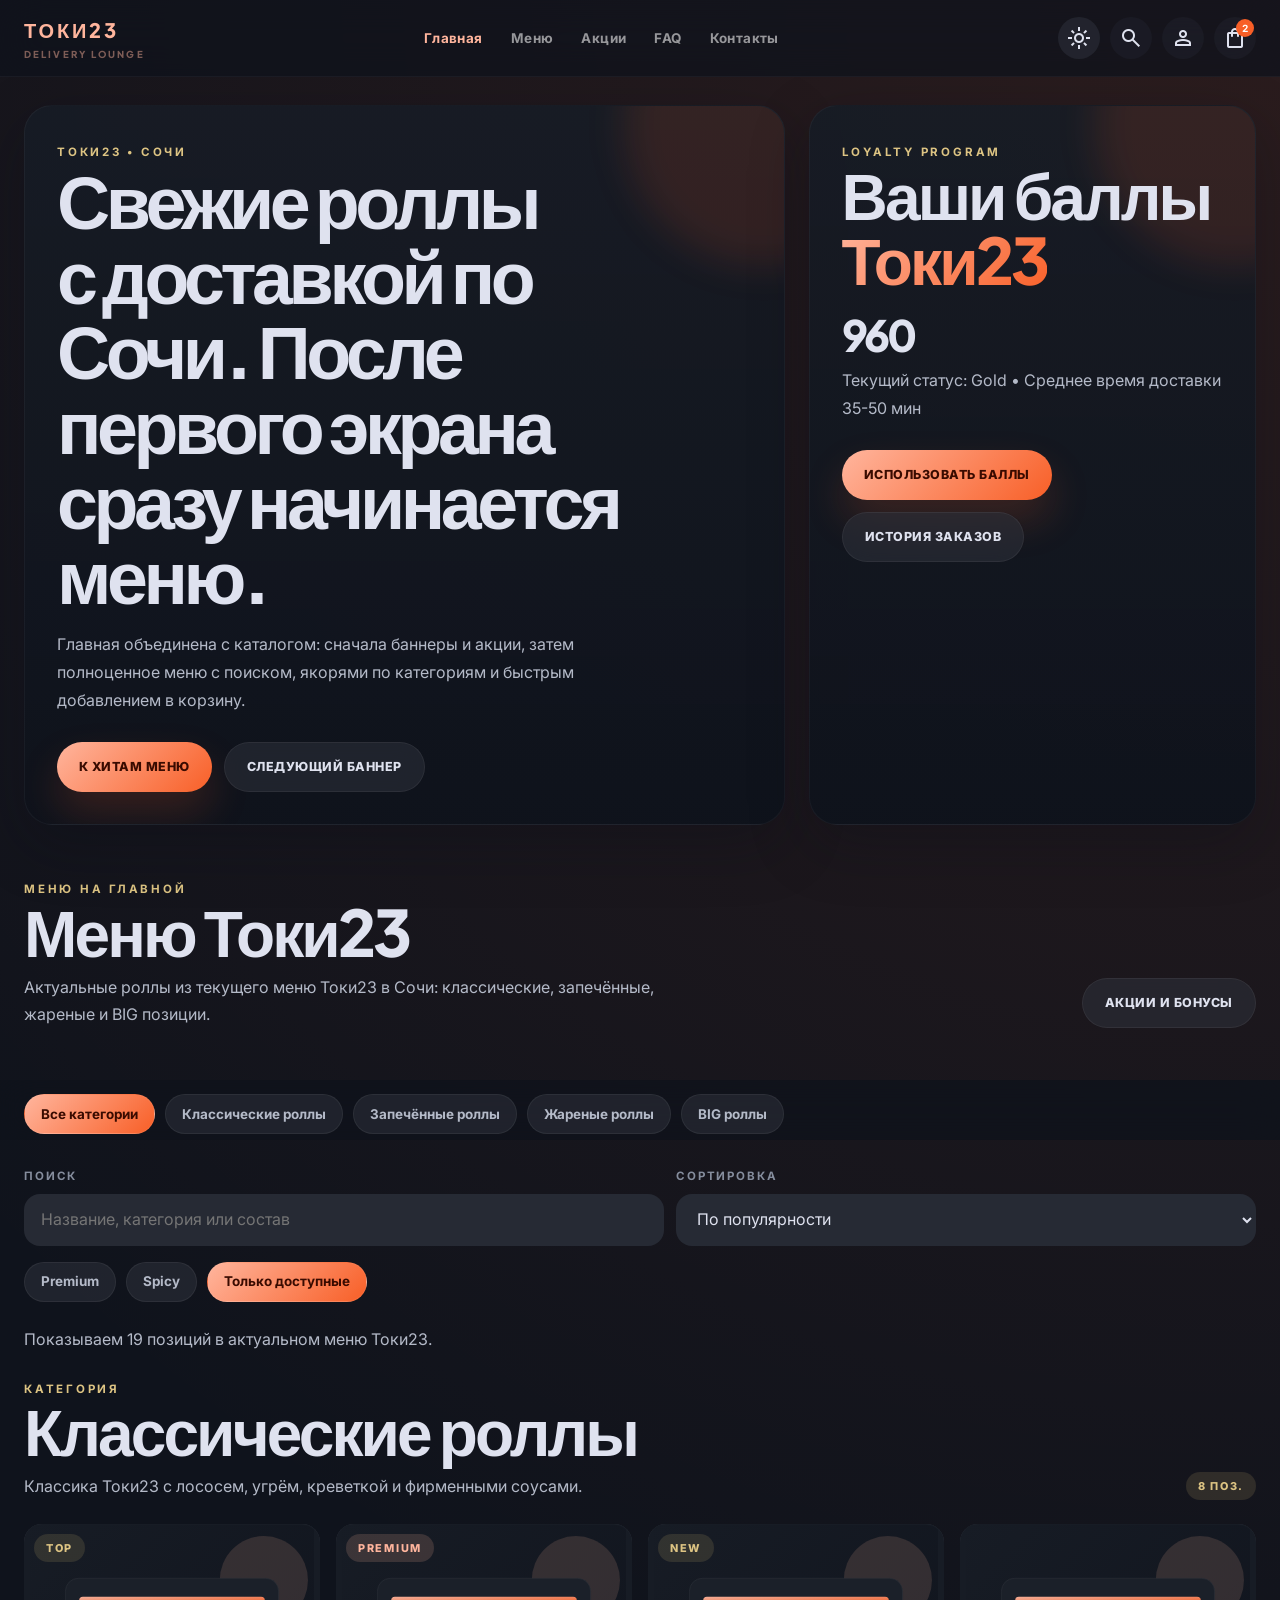
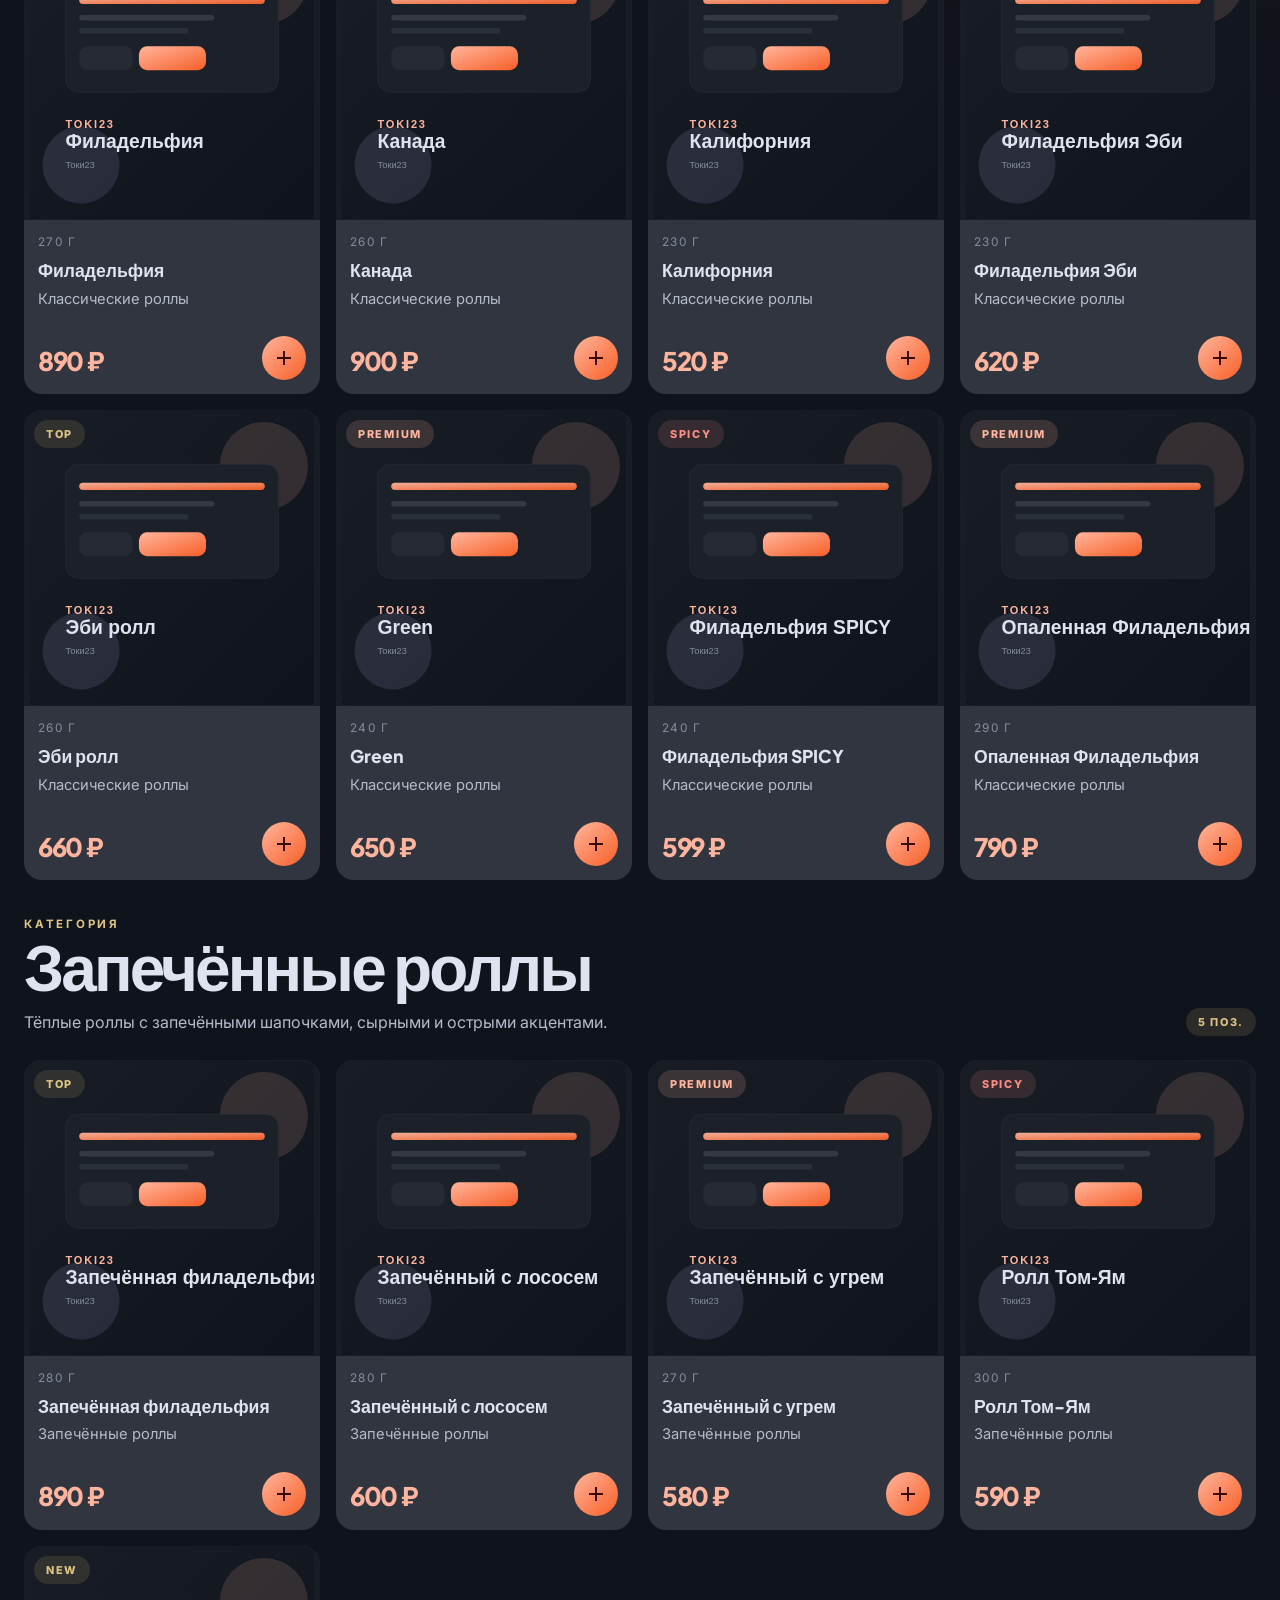
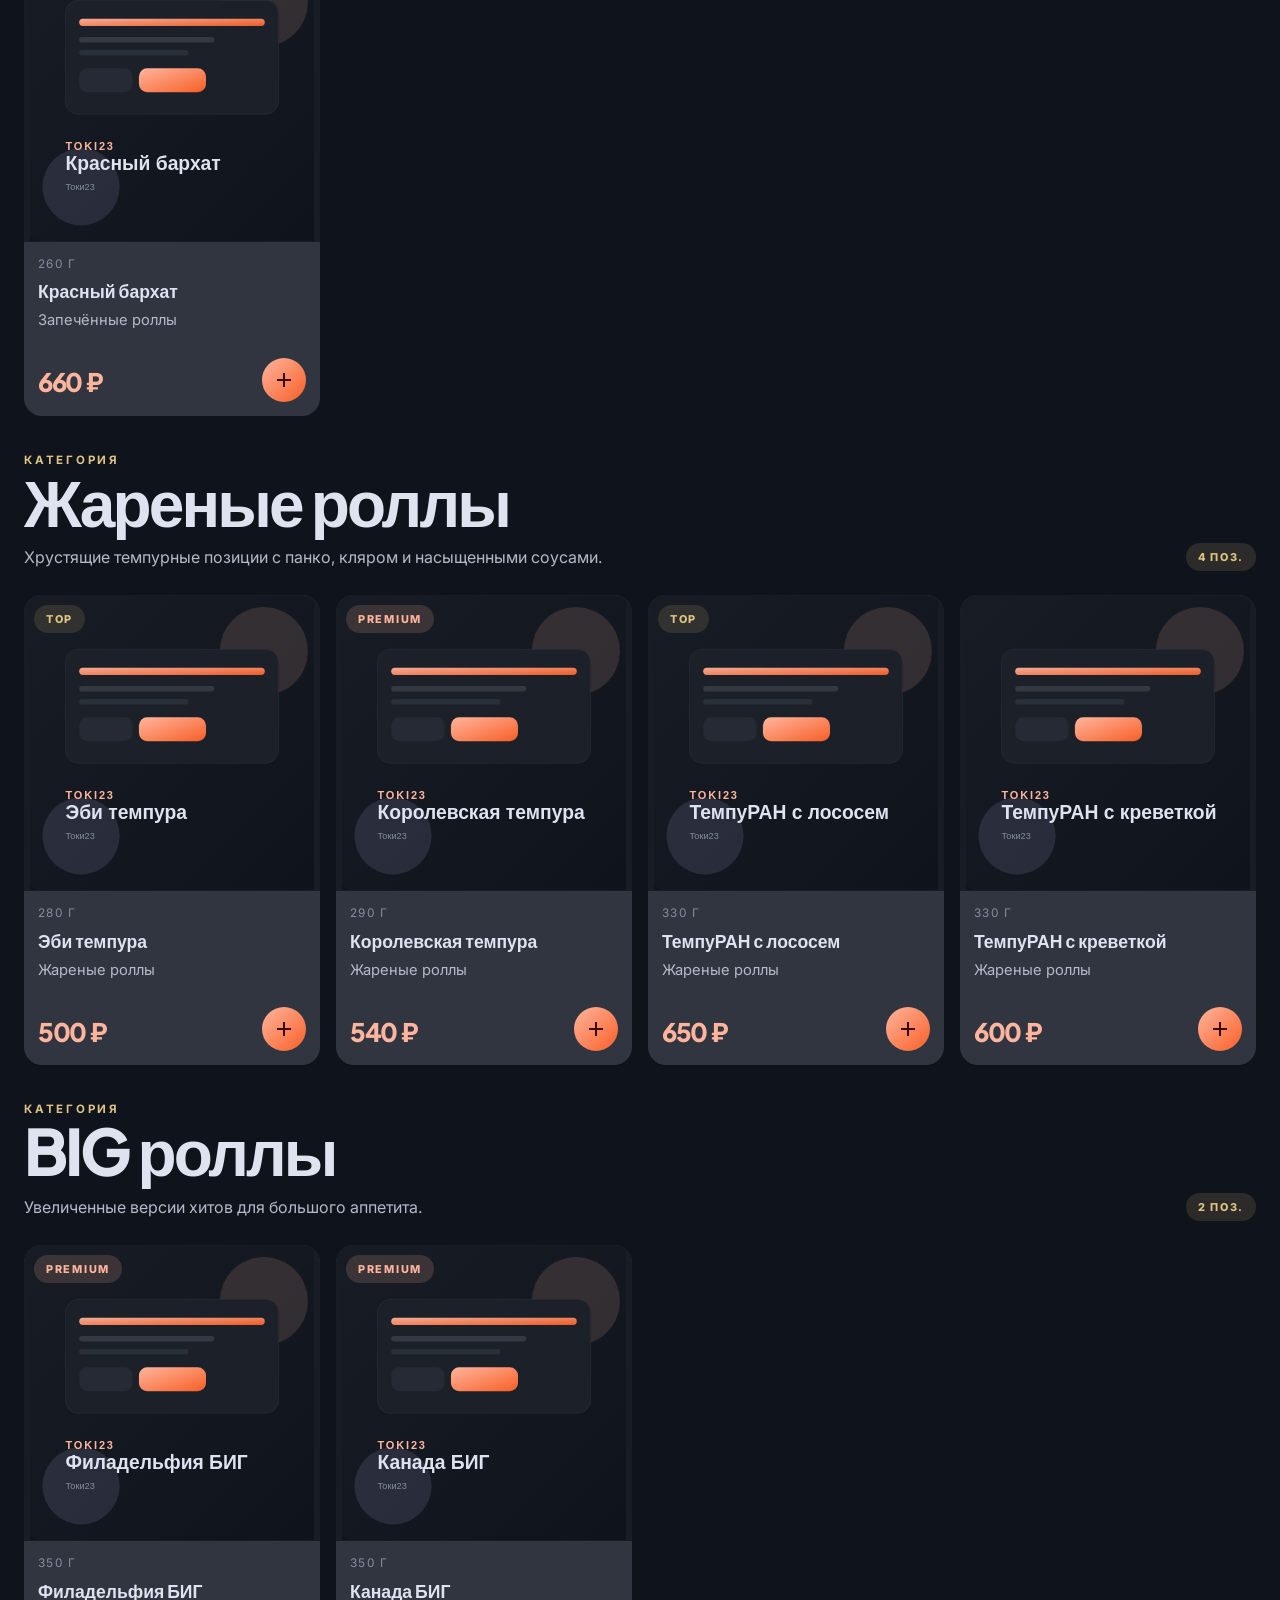
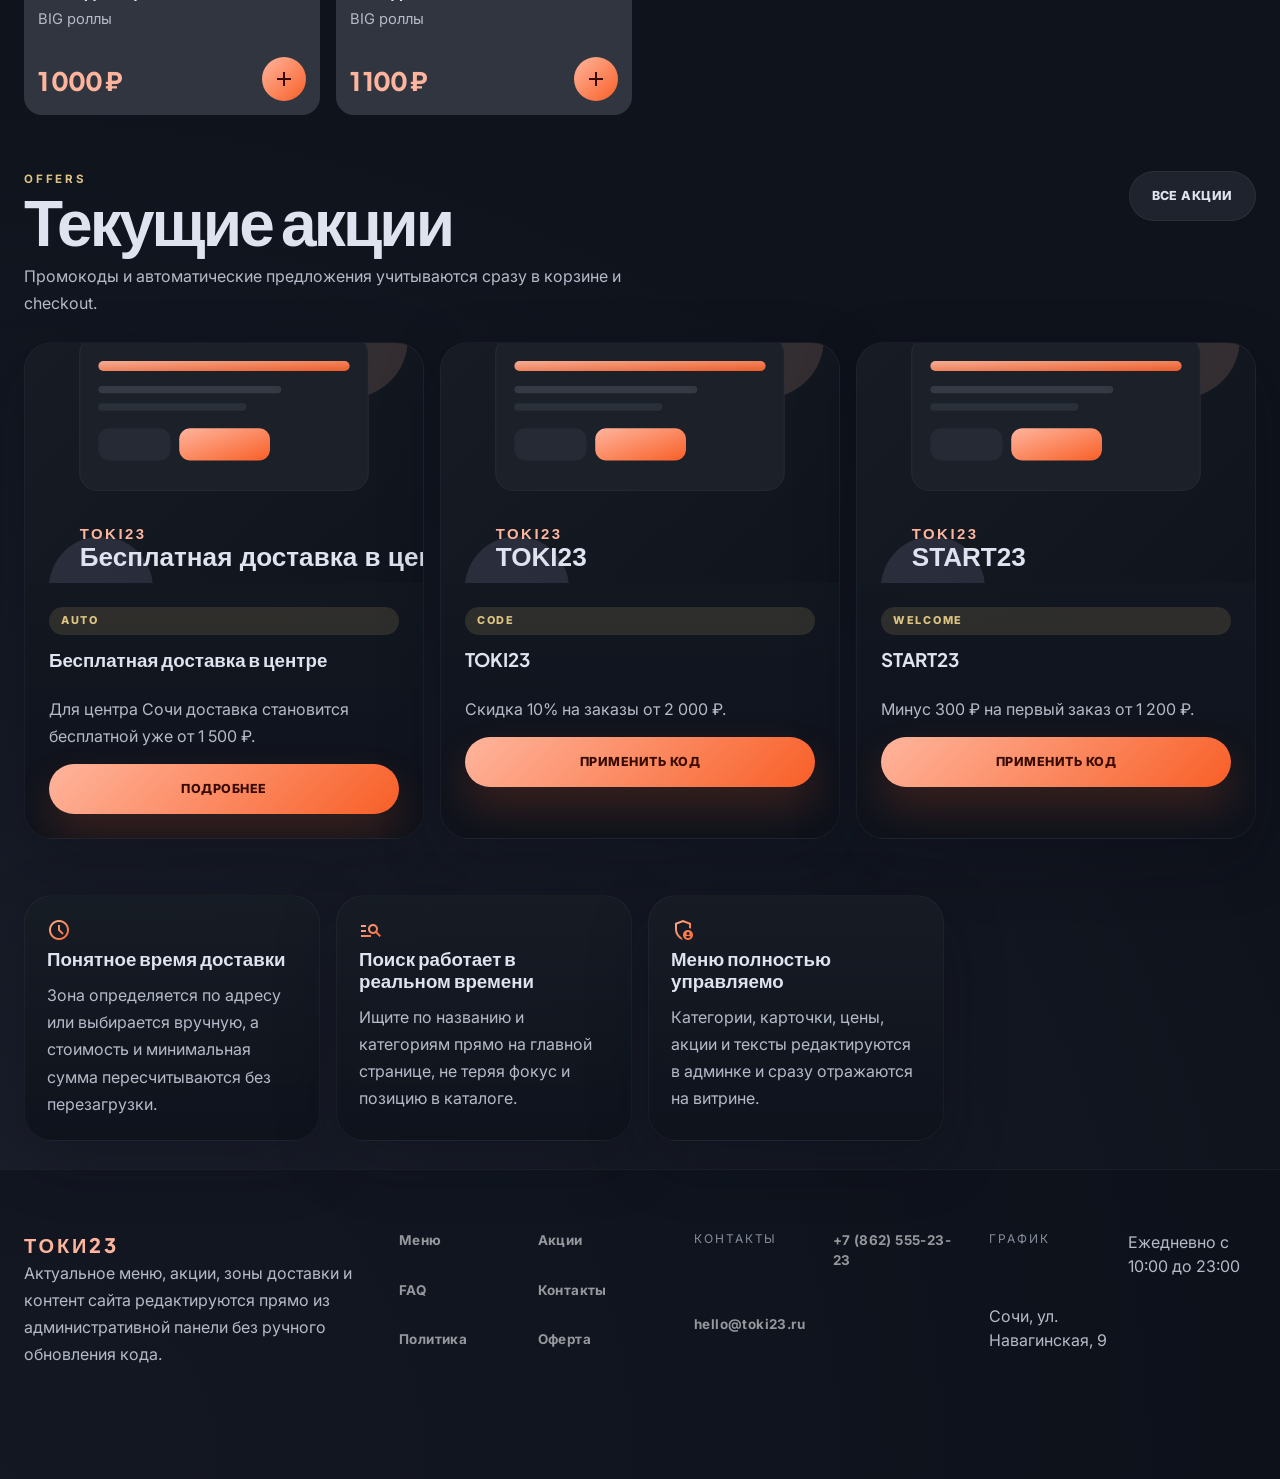
<file: index.html>
<!doctype html>
<html lang="ru">
  <head>
    <meta charset="utf-8" />
    <meta name="viewport" content="width=device-width, initial-scale=1" />
    <title>Токи23</title>
    <meta
      name="description"
      content="Токи23 — доставка суши и роллов в Сочи: главная с каталогом, поиск, акции, личный кабинет, checkout и управляемая админ-панель."
    />
    <meta name="theme-color" content="#0f131c" />
    <link rel="preconnect" href="https://fonts.googleapis.com" />
    <link rel="preconnect" href="https://fonts.gstatic.com" crossorigin />
    <link
      href="https://fonts.googleapis.com/css2?family=Inter:wght@400;500;600;700&family=Plus+Jakarta+Sans:wght@500;600;700;800&display=swap"
      rel="stylesheet"
    />
    <link
      href="https://fonts.googleapis.com/css2?family=Material+Symbols+Outlined:wght,FILL@100..700,0..1&display=swap"
      rel="stylesheet"
    />
    <script>
      (function initAppBase() {
        const pathname = window.location.pathname || "/";

        if (/github\.io$/i.test(window.location.hostname)) {
          const [repoName] = window.location.pathname.split("/").filter(Boolean);
          window.__APP_BASE_PATH__ = repoName ? `/${repoName}/` : "/";
        } else if (/\/[^/]+\.[a-z0-9]+$/i.test(pathname)) {
          window.__APP_BASE_PATH__ = pathname.slice(0, pathname.lastIndexOf("/") + 1) || "/";
        } else {
          window.__APP_BASE_PATH__ = pathname.endsWith("/") ? pathname : `${pathname}/`;
        }

        const stylesheet = document.createElement("link");
        stylesheet.rel = "stylesheet";
        stylesheet.href = `${window.__APP_BASE_PATH__}src/styles.css`;
        document.head.appendChild(stylesheet);
      })();
    </script>
  </head>
  <body>
    <div id="app"></div>
    <script type="module">
      import(`${window.__APP_BASE_PATH__}src/app.js`);
    </script>
  </body>
</html>
</file>
